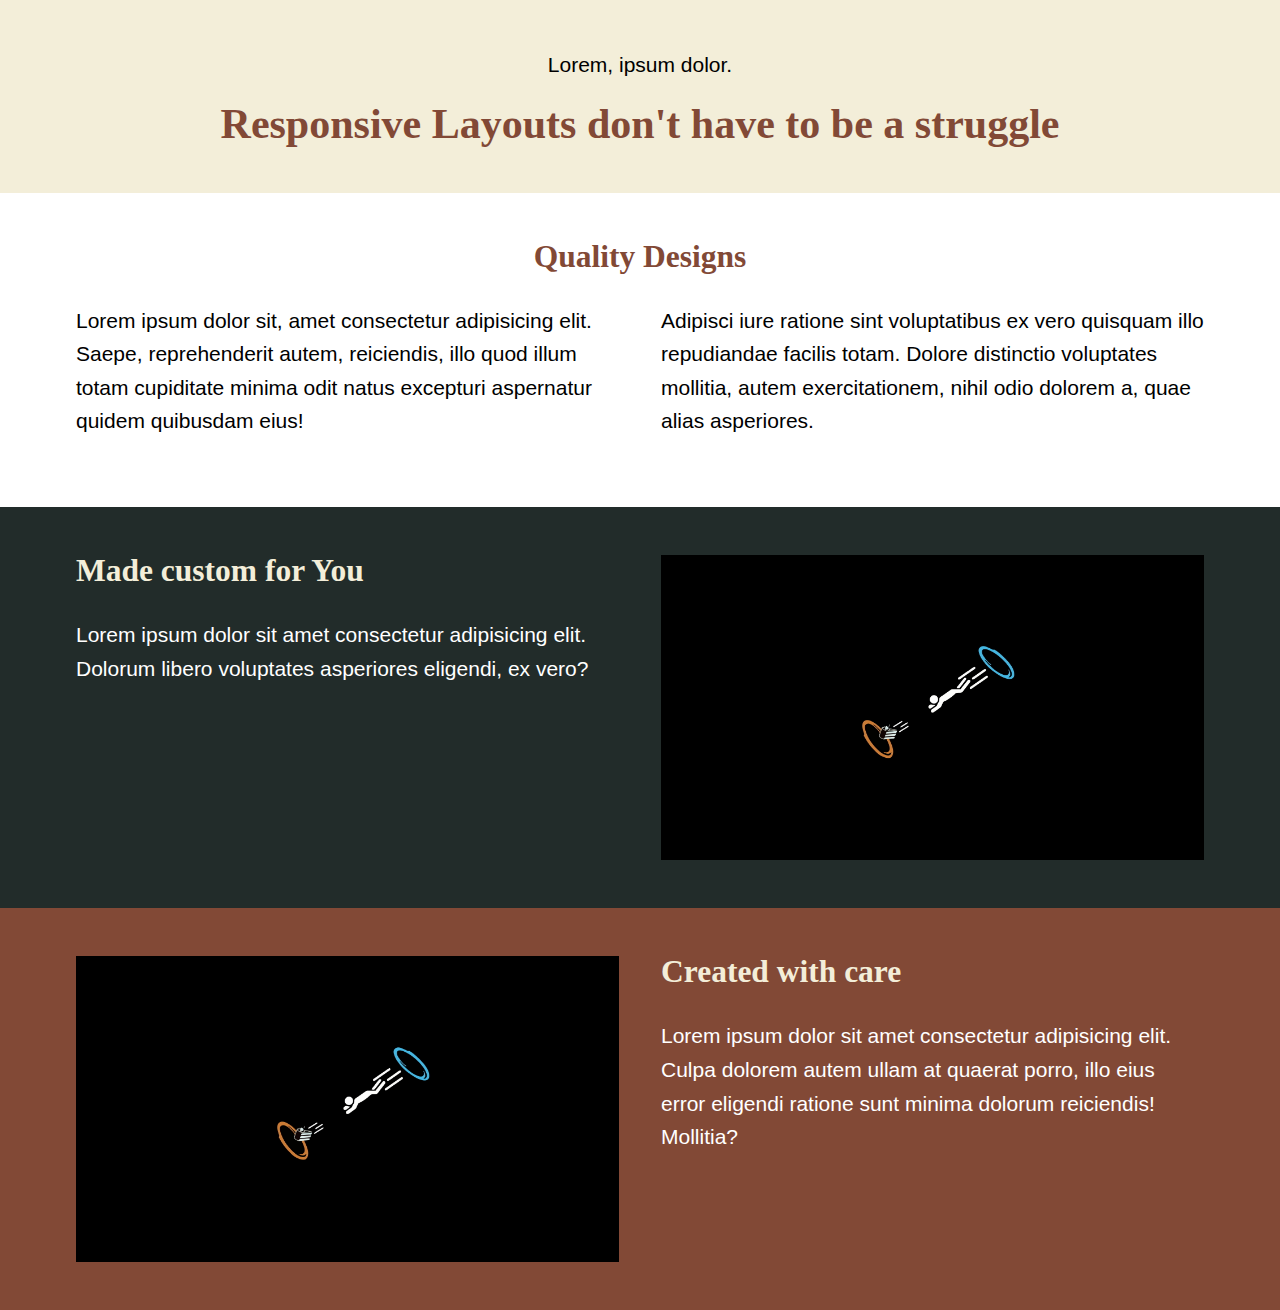
<file: index.html>
<!DOCTYPE html>
<html lang="en">
<head>
    <meta charset="UTF-8">
    <meta name="viewport" content="width=device-width, initial-scale=1.0">
    <title>Responsive Made Easy</title>
    <link rel="stylesheet" href="styles.css">
</head>
<body>
    <header class="bg-light text-center">
        <div class="container container--narrow">
            <p>Lorem, ipsum dolor.</p>
            <h1>Responsive Layouts don't have to be a struggle</h1>
        </div>
    </header>

    <section>
        <div class="container">
            <h2 class="text-center">Quality Designs</h2>
            <div class="split">
                <div>
                    <p>Lorem ipsum dolor sit, amet consectetur adipisicing elit. Saepe, reprehenderit autem, reiciendis, illo quod illum totam cupiditate minima odit natus excepturi aspernatur quidem quibusdam eius!</p>
                </div>
                <div>
                    <p>Adipisci iure ratione sint voluptatibus ex vero quisquam illo repudiandae facilis totam. Dolore distinctio voluptates mollitia, autem exercitationem, nihil odio dolorem a, quae alias asperiores.</p>
                </div>
            </div>
        </div>
    </section>

    <section class="bg-dark">
        <div class="container">
            <div class="split">
                <div>
                    <h2>Made custom for You</h2>
                    <p>Lorem ipsum dolor sit amet consectetur adipisicing elit. Dolorum libero voluptates asperiores eligendi, ex vero?</p>
                </div>
                <div>
                    <img src="./portal.jpg" alt="just a dumb image" style="width: 80dvw;">
                </div>
            </div>
        </div>
    </section>
 
    <section class="bg-primary">
        <div class="container">
        <div class="split">
            <div>
                <img src="./portal.jpg" alt="just another dumb image" style="width: 80dvw;">
            </div>
            <div>
                <h2>Created with care</h2>
                <p>Lorem ipsum dolor sit amet consectetur adipisicing elit. Culpa dolorem autem ullam at quaerat porro, illo eius error eligendi ratione sunt minima dolorum reiciendis! Mollitia?</p>
            </div>
        </div>
        </div>
    </section>
    
</body>
</html>
</file>
<file: styles.css>
:root{
    /* setting custom properties */

    /* colors */
    --clr-primary-300: #F3EED9;
    --clr-primary-400: #824936;

    --clr-neutrak-100: #FFF;
    --clr-neutral-900: #222C2A;

    /* font-famil */
    --ff-primary:'Roboto',sans-serif;
    --ff-accent: 'Playfair Display',serif;
}


/* setting up box-sizing for page */
*,
*::before,
*::after{
    box-sizing: border-box;
}

body {
    font-family: var(--ff-primary);
    font-weight: 300;
    font-size: 1.3125rem;
    line-height: 1.6;
}

/* utility classes */
.container {
    margin-inline: auto;
    /* 90% of screen size in small screens and 70.5 rem mak size */
    width: min(90%,70.5rem); 

}

.split {
    display: flex;
    flex-direction: column;
    gap: 2em;
}

/* use min-width with em */
@media (min-width: 40em) {
    .split{
        flex-direction: row;
    }

    /* for equal columns */
    .split > * {
        flex-basis: 100%;
    }
}

@media (min-width: 40em) {
    header,
    section{
        padding: 7rem 0;
    }
}

.container--narrow {
    /* sets max width of an element */
    max-width: 34 rem; 
}

.text-center {
    text-align: center;
}


img{
    display: block;
    max-width: 100%;
}

/* setting margin to 0 */
body,
h1,
h2,
h3,
p {
    margin: 0;
}

h2,
h3,
p{
    margin-bottom: 1em;
}

h1,
h2,
h3 {
    color: var(--clr-primary-400);
    font-family: var(--ff-accent);
    font-weight: 900;
    line-height: 1;
}

header,
section {
    padding: 3rem 0;
}

.bg-light {background-color: var(--clr-primary-300);}
.bg-primary {
    color: var(--clr-neutrak-100);
    background-color: var(--clr-primary-400);}
.bg-dark {
    color: var(--clr-neutrak-100);
    background-color: var(--clr-neutral-900);}

.bg-primary h2,
.bg-dark h2 {
    color: var(--clr-primary-300);
}
</file>
